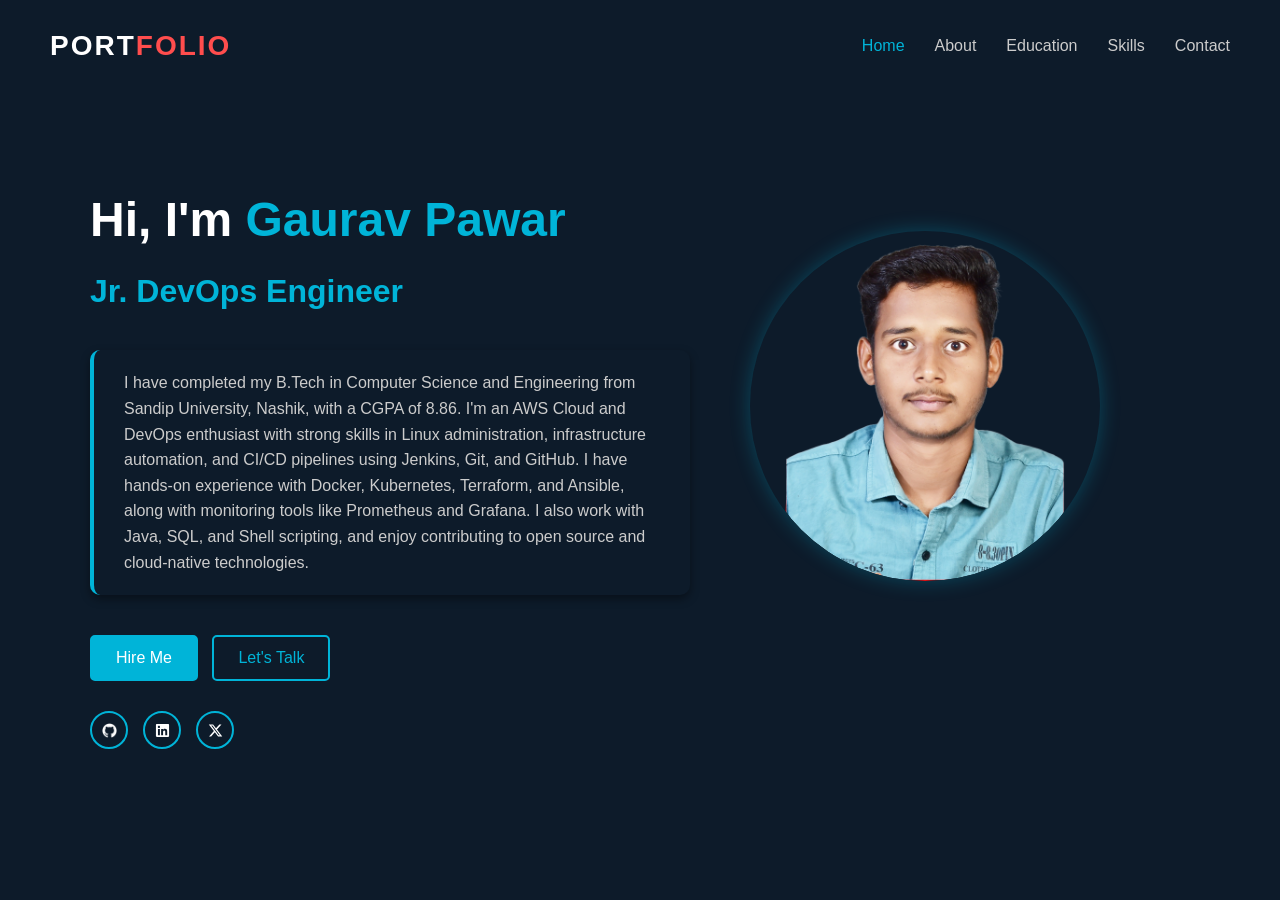
<file: index.html>
<!DOCTYPE html>
<html lang="en">

<head>
  <meta charset="UTF-8" />
  <meta name="viewport" content="width=device-width, initial-scale=1.0" />
  <title>Gaurav Pawar - Jr. DevOps Engineer</title>
  <link rel="icon" type="image/png" href="assests/Gatling.png">
  <!-- <link rel="stylesheet" href="https://cdnjs.cloudflare.com/ajax/libs/font-awesome/6.5.0/css/all.min.css"> -->
  <link rel="stylesheet" href="style.css" />
</head>

<body>
  <header>

    <div class="logo">
      <span class="white-text">PORT</span><span class="red-text">FOLIO</span>
    </div>

    <nav>
      <ul>
        <li><a href="index.html" class="active">Home</a></li>
        <li><a href="about.html">About</a></li>
        <li><a href="education.html">Education</a></li>
        <li><a href="skills.html">Skills</a></li>
        <li><a href="contact.html">Contact</a></li>
      </ul>
    </nav>
  </header>

  <main>
    <section class="hero">
      <div class="content">
        <h1>Hi, I'm <span>Gaurav Pawar</span></h1>
        <h2>Jr. DevOps Engineer</h2>

        <p class="summary">
          I have completed my B.Tech in Computer Science and Engineering from Sandip University, Nashik, with a CGPA of
          8.86. I'm an AWS Cloud and DevOps enthusiast with strong skills in Linux administration, infrastructure
          automation, and CI/CD pipelines using Jenkins, Git, and GitHub. I have hands-on experience with Docker,
          Kubernetes, Terraform, and Ansible, along with monitoring tools like Prometheus and Grafana. I also work with
          Java, SQL, and Shell scripting, and enjoy contributing to open source and cloud-native technologies.
        </p>


        <div class="buttons">
          <button class="btn-primary">Hire Me</button>
          <button class="btn-outline">Let's Talk</button>
        </div>
        <div class="social-icons">
          <a href="https://github.com/Gaurav9540"><img src="assests/GitHub.png" alt="Facebook"></a>
          <a href="https://www.linkedin.com/in/gauravpawar9540 "><img src="assests/linkedin-brands.svg"
              alt="LinkedIn"></a>
          <a href="#"><img src="assests/x-twitter-brands.svg" alt="Twitter"></a>
        </div>
      </div>

      <div class="image">
        <img src="assests/profile.png.png" alt="Gaurav Pawar" />
      </div>
      
    </section>
  </main>

  <script src="script.js"></script>
</body>

</html>
</file>
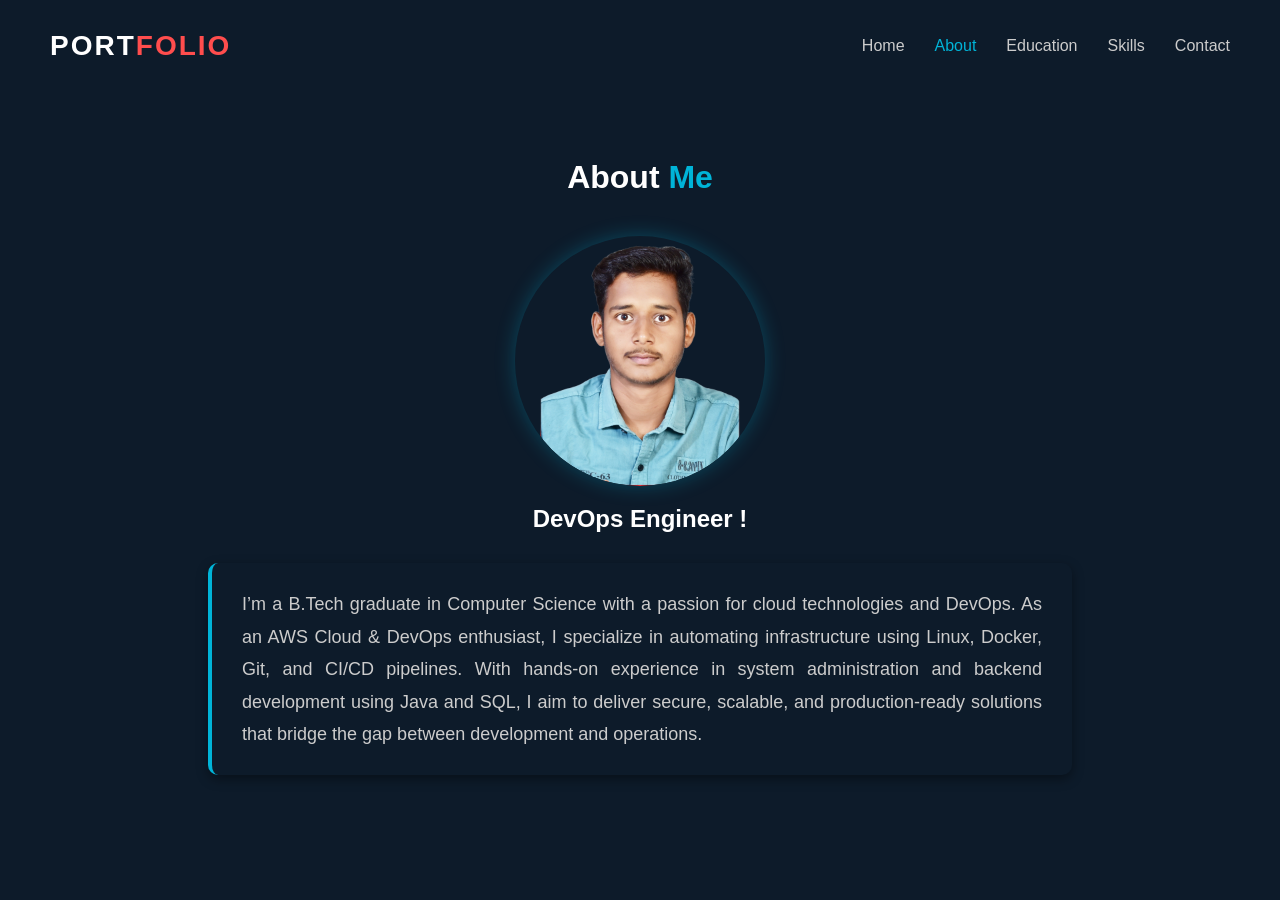
<file: about.html>
<!DOCTYPE html>
<html lang="en">

<head>
  <meta charset="UTF-8" />
  <meta name="viewport" content="width=device-width, initial-scale=1.0" />
  <title>About - Gaurav Pawar</title>
  <link rel="icon" type="image/png" href="assests/Gatling.png">
  <link rel="stylesheet" href="about.css" />
</head>

<body>
  <header>
    
    <div class="logo">
      <span class="white-text">PORT</span><span class="red-text">FOLIO</span>
    </div>

    <nav>
      <ul>
        <li><a href="index.html">Home</a></li>
        <li><a href="about.html" class="active">About</a></li>
        <li><a href="education.html">Education</a></li>
        <li><a href="skills.html">Skills</a></li>
        <li><a href="contact.html">Contact</a></li>
      </ul>
    </nav>
  </header>
  <main>
    <section class="hero">
      <div class="content">
        <h1><span class="about-word">About</span> <span class="me-word">Me</span></h1>

        <div class="image-container">
          <div class="image">
            <img src="assests/profile.png.png" alt="Profile" />
          </div>
        </div>

        <h2>DevOps Engineer !</h2>

        <p class="intro-summary">I’m a B.Tech graduate in Computer Science with a passion for cloud technologies and DevOps. As an AWS Cloud &
          DevOps enthusiast, I specialize in automating infrastructure using
          Linux, Docker, Git, and CI/CD pipelines. With hands-on experience in system administration and backend
          development using Java and SQL, I aim to deliver secure, scalable, and production-ready
          solutions that bridge the gap between development and operations.
        </p>

      </div>
    </section>
  </main>
  <script src="script.js"></script>
</body>

</html>
</file>
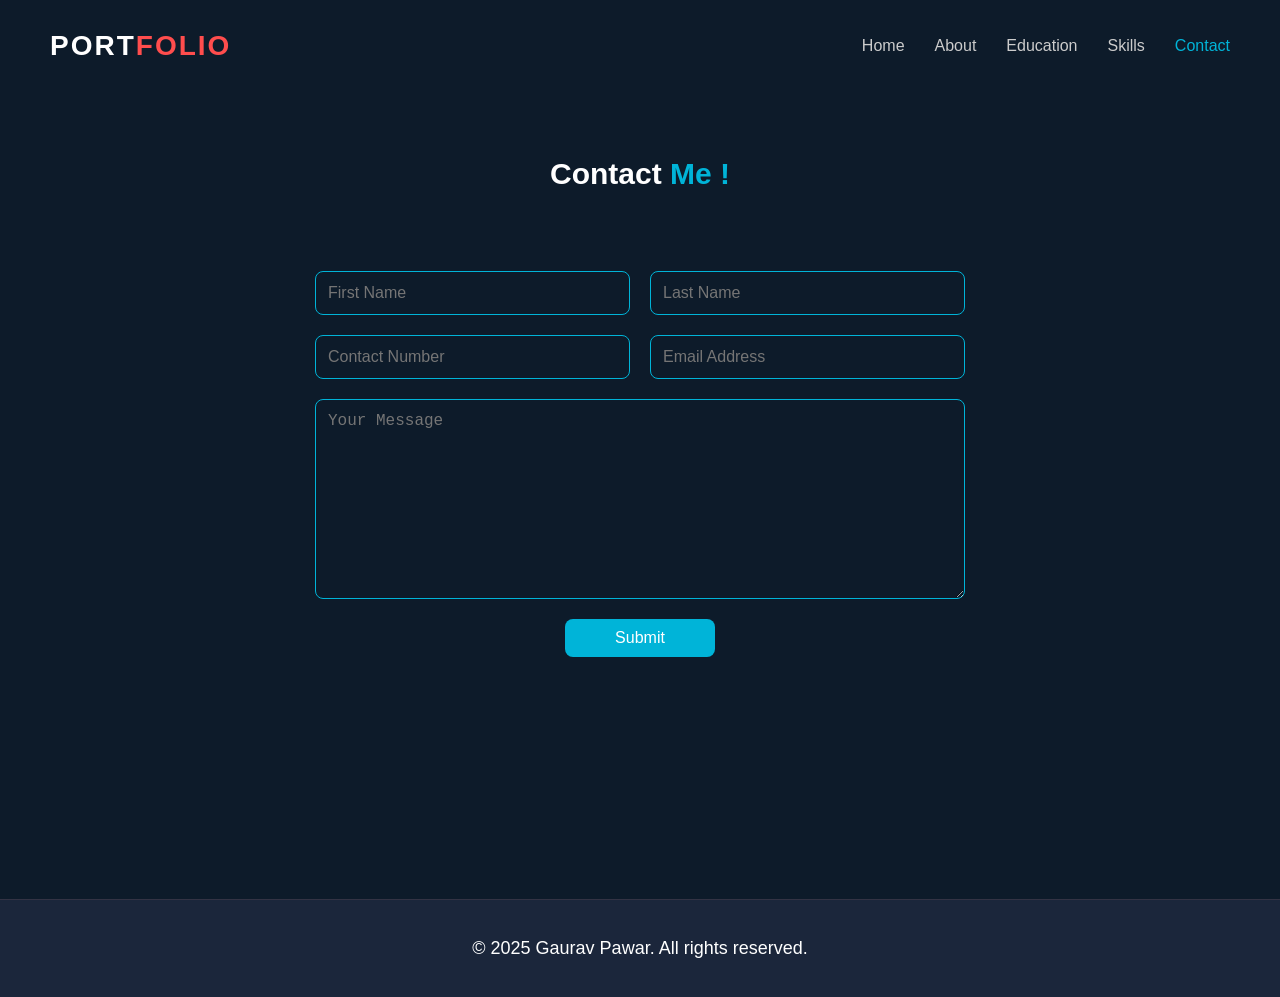
<file: contact.html>
<!DOCTYPE html>
<html lang="en">

<head>
  <meta charset="UTF-8" />
  <meta name="viewport" content="width=device-width, initial-scale=1.0" />
  <link rel="icon" type="image/png" href="assests/Gatling.png">
  <title>Contact - Gaurav Pawar</title>
  <link rel="stylesheet" href="contact.css" />
</head>

<body>
  <header>
   
    <div class="logo">
      <span class="white-text">PORT</span><span class="red-text">FOLIO</span>
    </div>

    <nav>
      <ul>
        <li><a href="index.html">Home</a></li>
        <li><a href="about.html">About</a></li>
        <li><a href="education.html">Education</a></li>
        <li><a href="skills.html">Skills</a></li>
        <li><a href="contact.html" class="active">Contact</a></li>
      </ul>
    </nav>
  </header>

  <main>
    <section class="hero">
      <div class="content">
        <h1><span class="my-word">Contact</span> <span class="journey-word">Me !</span></h1>
      </div>
    </section>

    <section class="contact-form-section">
      <form class="contact-form">
        <div class="form-row">
          <input type="text" placeholder="First Name" required>
          <input type="text" placeholder="Last Name" required>
        </div>
        <div class="form-row">
          <input type="tel" placeholder="Contact Number" required>
          <input type="email" placeholder="Email Address" required>
        </div>
        <div class="form-row full-width">
          <textarea placeholder="Your Message" required></textarea>
        </div>
        <div class="form-row full-width">
          <button type="submit">Submit</button>
        </div>
      </form>
    </section>

  </main>

  <script src="script.js"></script>

  <footer class="footer">
    <p>&copy; 2025 Gaurav Pawar. All rights reserved.</p>
  </footer>

</body>
</html>
</file>
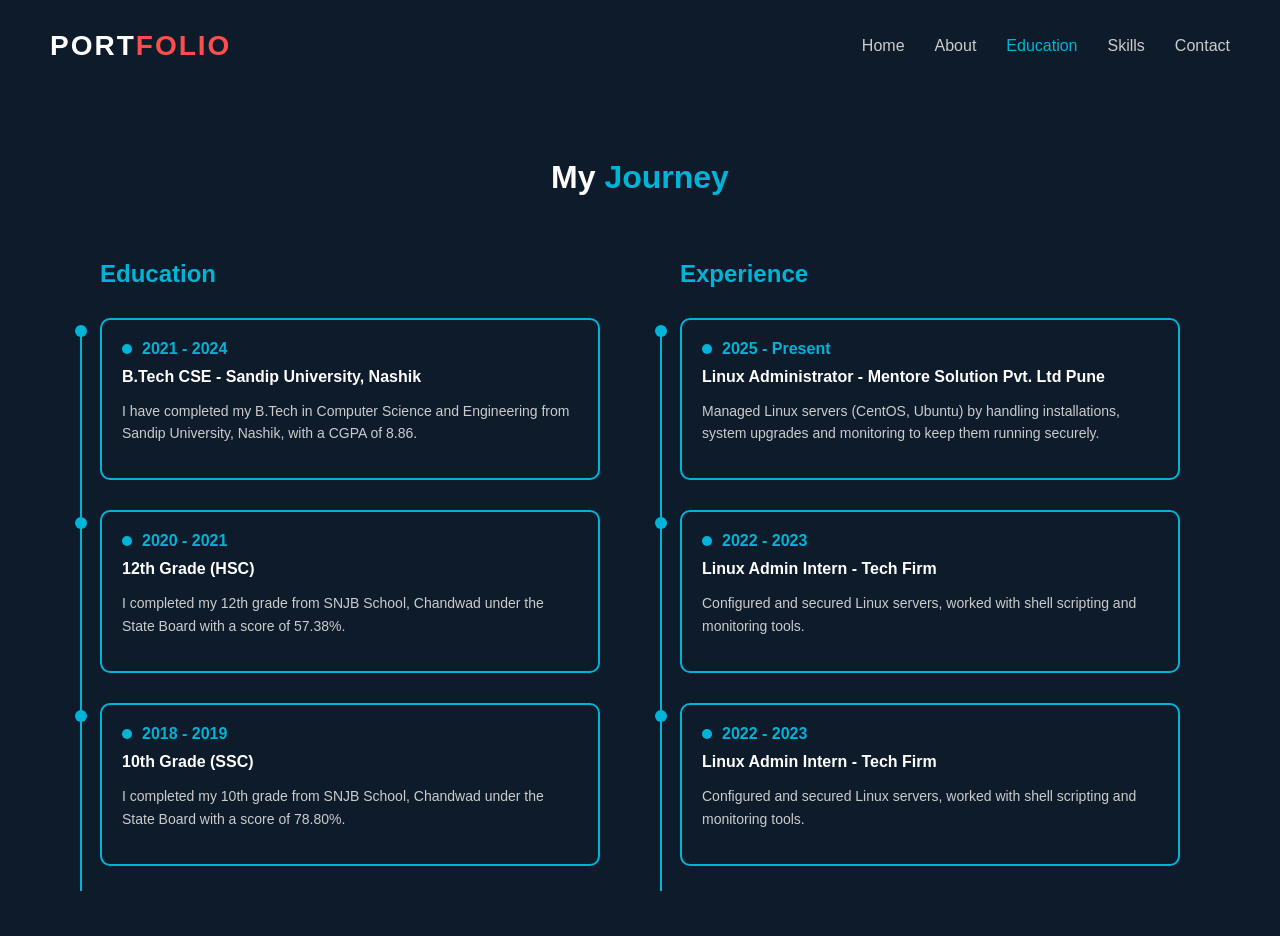
<file: education.html>
<!DOCTYPE html>
<html lang="en">

<head>
  <meta charset="UTF-8" />
  <meta name="viewport" content="width=device-width, initial-scale=1.0" />
  <title>My Journey - Gaurav Pawar</title>
  <link rel="icon" type="image/png" href="assests/Gatling.png">
  <link rel="stylesheet" href="education.css" />
</head>

<body>

  <header>

    <div class="logo">
      <span class="white-text">PORT</span><span class="red-text">FOLIO</span>
    </div>

    <nav>
      <ul>
        <li><a href="index.html">Home</a></li>
        <li><a href="about.html">About</a></li>
        <li><a href="education.html" class="active">Education</a></li>
        <li><a href="skills.html">Skills</a></li>
        <li><a href="contact.html">Contact</a></li>
      </ul>
    </nav>
  </header>

  <main>
    <section class="hero">
      <h1><span class="my-word">My</span> <span class="journey-word">Journey</span></h1>
      <div class="journey-container">

        <!-- Education Column -->
        <div class="journey-column">
          <div class="timeline-line"></div>
          <h3>Education</h3>

          <div class="journey-box">
            <div class="year-row">
              <div class="inner-dot"></div>
              <span class="year">2021 - 2024</span>
            </div>
            <h4><strong>B.Tech CSE</strong> - Sandip University, Nashik</h4>
            <p>I have completed my B.Tech in Computer Science and Engineering from Sandip University, Nashik, with a
              CGPA of 8.86.</p>
          </div>

          <div class="journey-box">
            <div class="year-row">
              <div class="inner-dot"></div>
              <span class="year">2020 - 2021</span>
            </div>
            <h4><strong>12th Grade (HSC)</strong></h4>
            <p>I completed my 12th grade from SNJB School, Chandwad under the State Board with a score of 57.38%.</p>
          </div>

          <div class="journey-box">
            <div class="year-row">
              <div class="inner-dot"></div>
              <span class="year">2018 - 2019</span>
            </div>
            <h4><strong>10th Grade (SSC)</strong></h4>
            <p>I completed my 10th grade from SNJB School, Chandwad under the State Board with a score of 78.80%.</p>
          </div>

        </div>

        <!-- Experience Column -->
        <div class="journey-column">
          <div class="timeline-line"></div>
          <h3>Experience</h3>

          <div class="journey-box">
            <div class="year-row">
              <div class="inner-dot"></div>
              <span class="year">2025 - Present</span>
            </div>
            <h4><strong>Linux Administrator</strong> - Mentore Solution Pvt. Ltd Pune</h4>
            <p>Managed Linux servers (CentOS, Ubuntu) by handling installations, system upgrades and monitoring to keep them running securely.
            </p>
          </div>

          <div class="journey-box">
            <div class="year-row">
              <div class="inner-dot"></div>
              <span class="year">2022 - 2023</span>
            </div>
            <h4><strong>Linux Admin Intern</strong> - Tech Firm</h4>
            <p>Configured and secured Linux servers, worked with shell scripting and monitoring tools.</p>
          </div>

          <div class="journey-box">
            <div class="year-row">
              <div class="inner-dot"></div>
              <span class="year">2022 - 2023</span>
            </div>
            <h4><strong>Linux Admin Intern</strong> - Tech Firm</h4>
            <p>Configured and secured Linux servers, worked with shell scripting and monitoring tools.</p>
          </div>

        </div>

      </div>
    </section>
  </main>

</body>

</html>
</file>
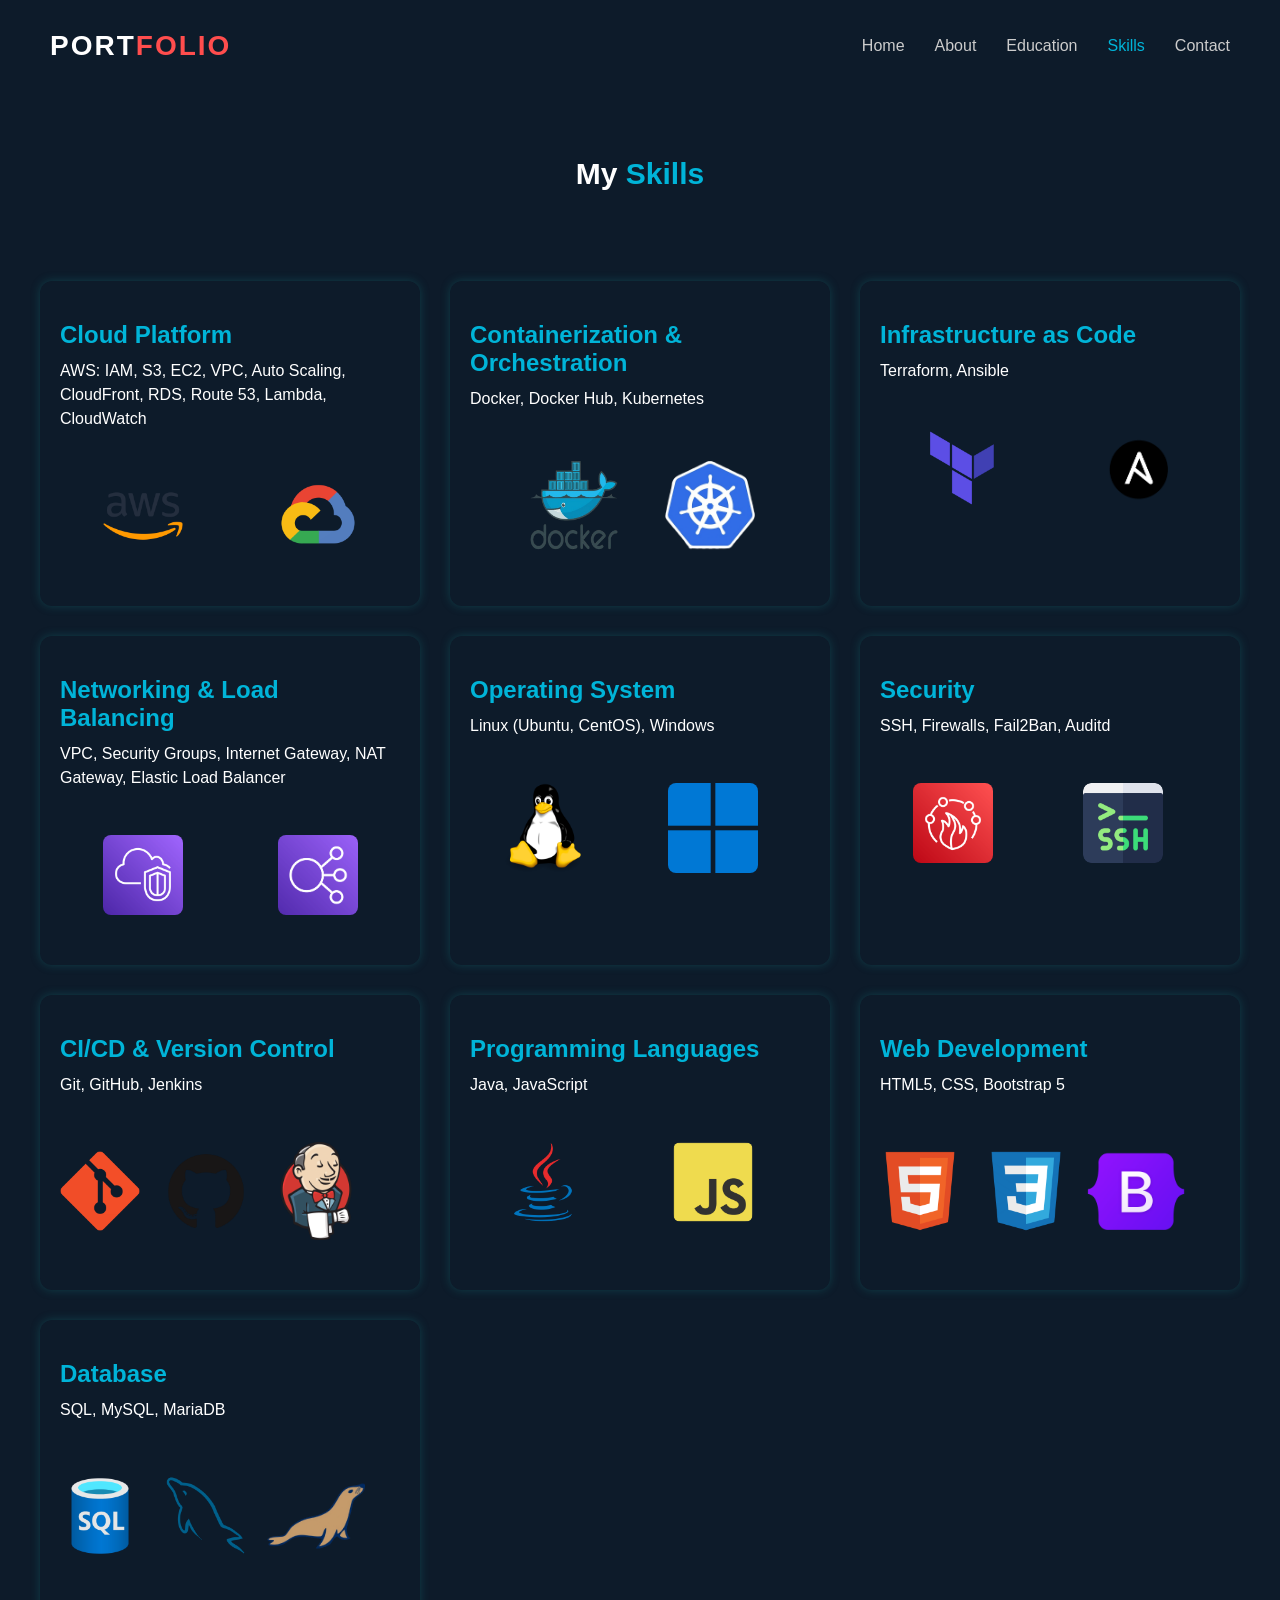
<file: skills.html>
<!DOCTYPE html>
<html lang="en">

<head>
  <meta charset="UTF-8" />
  <meta name="viewport" content="width=device-width, initial-scale=1.0" />
  <title>Skills - Gaurav Pawar</title>
  <link rel="icon" type="image/png" href="assests/Gatling.png">
  <link rel="stylesheet" href="skills.css" />
</head>

<body>
  <header>
    
    <div class="logo">
      <span class="white-text">PORT</span><span class="red-text">FOLIO</span>
    </div>

    <nav>
      <ul>
        <li><a href="index.html">Home</a></li>
        <li><a href="about.html">About</a></li>
        <li><a href="education.html">Education</a></li>
        <li><a href="skills.html" class="active">Skills</a></li>
        <li><a href="contact.html">Contact</a></li>
      </ul>
    </nav>
  </header>

  <main>
    <section class="hero">
      <div class="content">
        <h1><span class="my-word">My</span> <span class="journey-word">Skills</span></h1>
      </div>
    </section>

    <section class="skills-section">
      <div class="skills-container">

        <div class="skill-group">
          <h2>Cloud Platform</h2>
          <p>AWS: IAM, S3, EC2, VPC, Auto Scaling, CloudFront, RDS, Route 53, Lambda, CloudWatch</p>
          <div class="logo-row4">
            <img src="assests/aws.png" alt="AWS Logo" class="skill-img4">
            <img src="assests/Google Cloud.png" alt="Google Cloud Logo" class="skill-img4">
          </div>
        </div>

        <div class="skill-group">
          <h2>Containerization & Orchestration</h2>
          <p>Docker, Docker Hub, Kubernetes</p>
          <div class="logo-row">
            <img src="assests/docker.png" alt="Docker Logo" class="skill-img2">
            <img src="assests/kubernetes.png" alt="Kubernetes Logo" class="skill-img2">
          </div>
        </div>

        <div class="skill-group">
          <h2>Infrastructure as Code</h2>
          <p>Terraform, Ansible</p>
          <div class="logo-row2">
            <img src="assests/Terraform.png" alt="Terraform Logo" class="skill-img3">
            <img src="assests/ansible.png" alt="Ansible Logo" class="skill-img3">
          </div>
        </div>

        <div class="skill-group">
          <h2>Networking & Load Balancing</h2>
          <p>VPC, Security Groups, Internet Gateway, NAT Gateway, Elastic Load Balancer</p>
          <div class="logo-row4">
            <img src="assests/vpc.png" alt="Vpc Logo" class="skill-img4">
            <img src="assests/Elastic Load Balancing.png" alt="Load Balancer Logo" class="skill-img4">
          </div>
        </div>

        <div class="skill-group">
          <h2>Operating System</h2>
          <p>Linux (Ubuntu, CentOS), Windows</p>
          <div class="logo-row5">
            <img src="assests/Linux.png" alt="Linux Logo" class="skill-img5">
            <img src="assests/Windows 11.png" alt="Windows Logo" class="skill-img5">
          </div>
        </div>

        <div class="skill-group">
          <h2>Security</h2>
          <p>SSH, Firewalls, Fail2Ban, Auditd</p>
          <div class="logo-row6">
            <img src="assests/Firewall.png" alt="Firewall Logo" class="skill-img6">
            <img src="assests/ssh.png" alt="SSH Logo" class="skill-img6">
          </div>
        </div>

        <div class="skill-group">
          <h2>CI/CD & Version Control</h2>
          <p>Git, GitHub, Jenkins</p>
          <div class="logo-row6">
            <img src="assests/Git.png" alt="Git Logo" class="skill-img6">
            <img src="assests/GitHub.png" alt="Github Logo" class="skill-img6">
            <img src="assests/Jenkins.png" alt="Jenkins Logo" class="skill-img6">
          </div>
        </div>

        <div class="skill-group">
          <h2>Programming Languages</h2>
          <p>Java, JavaScript</p>
          <div class="logo-row6">
            <img src="assests/Java.png" alt="Java Logo" class="skill-img6">
            <img src="assests/JavaScript.png" alt="JavaScript Logo" class="skill-img6">
          </div>
        </div>

        <div class="skill-group">
          <h2>Web Development</h2>
          <p>HTML5, CSS, Bootstrap 5</p>
          <div class="logo-row6">
            <img src="assests/HTML5.png" alt="HTML Logo" class="skill-img6">
            <img src="assests/CSS3.png" alt="CSS Logo" class="skill-img6">
            <img src="assests/Bootstrap.png" alt="Bootstrap Logo" class="skill-img6">
          </div>
        </div>

        <div class="skill-group">
          <h2>Database</h2>
          <p>SQL, MySQL, MariaDB</p>
          <div class="logo-row6">
            <img src="assests/sql.png" alt="SQL Logo" class="skill-img6">
            <img src="assests/mysql.png" alt="MySQL Logo" class="skill-img6">
            <img src="assests/mariadb.png" alt="MariaDB Logo" class="skill-img6">
          </div>
        </div>


      </div>
    </section>
  </main>

  <script src="script.js"></script>
</body>

</html>
</file>
<file: style.css>
/* Base Styles */
body {
  margin: 0;
  padding: 0;
  font-family: 'Segoe UI', Tahoma, Geneva, Verdana, sans-serif;
  background-color: #0d1b2a;
  color: #fff;
}

/* Header */
header {
  display: flex;
  justify-content: space-between;
  align-items: center;
  padding: 30px 50px;
  background-color: #0d1b2a;
  position: sticky;
  top: 0;
  z-index: 1000;
}

.logo {
  font-size: 28px;
  font-weight: bold;
  color: #fff;
  margin-left: 0px;
  text-align: left;
  letter-spacing: 2px;
}

.white-text {
  color: #ffffff;
}

.red-text {
  color: #ff4d4d;
}

nav ul {
  list-style: none;
  display: flex;
  gap: 30px;
  padding-left: 0;
  margin: 0;
}

nav ul li a {
  text-decoration: none;
  color: #ccc;
  font-weight: 500;
  transition: color 0.3s ease;
}

nav ul li a.active,
nav ul li a:hover {
  color: #00b4d8;
}

/* Hero Section */
.hero {
  display: flex;
  justify-content: space-between;
  align-items: center;
  padding: 60px 90px;
}

.content {
  max-width: 600px;
}

.content h1 {
  font-size: 48px;
  margin-bottom: 10px;
}

.content h1 span {
  color: #00b4d8;
}

.content h2 {
  font-size: 32px;
  color: #00b4d8;
  margin-bottom: 20px;
}

.content p {
  font-size: 16px;
  color: #ccc;
  line-height: 1.6;
}

/* Summary Section */
.summary {
  max-width: 900px;
  margin: 40px auto;
  padding: 20px 30px;
  color: #ffffff;
  font-size: 16px;
  line-height: 1.8;
  border-left: 4px solid #00b4d8;
  border-radius: 10px;
  box-shadow: 0 4px 10px rgba(0, 0, 0, 0.4);
}

/* Buttons */
.buttons {
  margin-top: 20px;
}

.btn-primary,
.btn-outline {
  padding: 12px 24px;
  border: 2px solid #00b4d8;
  cursor: pointer;
  font-size: 16px;
  border-radius: 5px;
  margin-right: 10px;
  transition: all 0.5s ease;
}

.btn-primary {
  background-color: #00b4d8;
  color: #fff;
}

.btn-primary:hover {
  background-color: transparent;
  color: #00b4d8;
}

.btn-outline {
  background-color: transparent;
  color: #00b4d8;
}

.btn-outline:hover {
  background-color: #00b4d8;
  color: #fff;
}

/* Social Icons */
.social-icons {
  margin-top: 30px;
  display: flex;
  gap: 15px;
}

.social-icons a {
  display: flex;
  align-items: center;
  justify-content: center;
  width: 34px;
  height: 34px;
  background-color: transparent;
  border: 2px solid #00b4d8;
  border-radius: 50%;
  transition: border-color 0.3s ease, transform 0.3s ease, background-color 0.3s ease;
}

.social-icons a:hover {
  border-color: #90e0ef;
  transform: scale(1.1);
  background-color: rgba(0, 180, 216, 0.1);
}

.social-icons a img {
  width: 15px;
  height: 15px;
  filter: brightness(0) invert(1);
  transition: transform 0.3s ease;
}

/* Image Container */
.image {
  width: 350px;
  height: 350px;
  border-radius: 50%;
  overflow: hidden;
  box-shadow: 0 0 20px rgba(0, 180, 216, 0.3);
  background-color: #0d1b2a;
  transition: transform 0.4s ease, box-shadow 0.4s ease;
  display: flex;
  align-items: center;
  justify-content: center;
  margin-right: 90px;
  margin-top: -90px;
}

.image:hover {
  transform: scale(1.05);
  box-shadow: 0 0 30px rgba(0, 180, 216, 0.6);
}

.image img {
  width: 100%;
  height: 100%;
  object-fit: contain;
  border-radius: 50%;
  display: block;
  filter: brightness(1);
}

/* ----------------- Responsive Design ----------------- */

@media (max-width: 1024px) {
  .hero {
    flex-direction: column;
    align-items: center;
    padding: 40px 30px;
  }

  .image {
    margin: 0 auto 30px auto;
    width: 280px;
    height: 280px;
    order: -1;
  }

  .content {
    text-align: center;
    max-width: 100%;
  }

  .content h1 {
    font-size: 40px;
  }

  .content h2 {
    font-size: 28px;
  }

  .content p {
    font-size: 15px;
  }

  .buttons {
    justify-content: center;
    flex-wrap: wrap;
  }

  nav ul {
    gap: 20px;
  }

  nav ul li a {
    font-size: 15px;
  }
}

@media (max-width: 768px) {
  header {
    flex-direction: column;
    align-items: flex-start;
    padding: 20px 30px;
  }

  .logo {
    margin-bottom: 15px;
    font-size: 24px;
  }

  nav ul {
    flex-wrap: wrap;
    gap: 15px;
    justify-content: center;
  }

  .hero {
    flex-direction: column;
    padding: 30px 20px;
  }

  .image {
    width: 220px;
    height: 220px;
    order: -1;
    margin-bottom: 20px;
  }

  .content h1 {
    font-size: 34px;
  }

  .content h2 {
    font-size: 24px;
  }

  .content p {
    font-size: 14px;
  }

  .summary {
    padding: 15px 20px;
    font-size: 15px;
  }

  .btn-primary,
  .btn-outline {
    padding: 10px 20px;
    font-size: 15px;
    margin: 5px;
  }

  .social-icons {
    justify-content: center;
  }
}

@media (max-width: 480px) {
  header {
    padding: 30px;
    flex-direction: column;
    align-items: flex-start;
  }

  .logo {
    font-size: 22px;
    width: 100%;
    margin-bottom: 10px;
    text-align: left;
  }

  nav {
    width: 100%;
  }

  nav ul {
    display: flex;
    flex-direction: row;
    flex-wrap: wrap;
    justify-content: flex-start;
    gap: 15px;
    padding-left: 0;
    margin: 0;
  }

  nav ul li {
    text-align: left;
  }

  nav ul li a {
    font-size: 14px;
  }

  .hero {
    flex-direction: column;
  }

  .image {
    width: 180px;
    height: 180px;
    order: -1;
    margin-bottom: 20px;
  }

  .content h1 {
    font-size: 28px;
  }

  .content h2 {
    font-size: 20px;
  }

  .content p {
    font-size: 14px;
    text-align: center;
  }

  .summary {
    margin: 30px 15px;
    padding: 20px;
    font-size: 14px;
    text-align: justify;
    line-height: 1.7;
    border-left: 4px solid #00b4d8;
    border-radius: 10px;
    box-shadow: 0 3px 8px rgba(0, 0, 0, 0.3);
  }

  .btn-primary,
  .btn-outline {
    font-size: 14px;
    padding: 8px 16px;
  }

  .social-icons {
    gap: 10px;
    justify-content: center;
    flex-wrap: wrap;
  }

  .social-icons a {
    width: 30px;
    height: 30px;
  }

  .social-icons a img {
    width: 14px;
    height: 14px;
  }
}
</file>
<file: about.css>
/* About.css */

/* General reset and background */
body {
  margin: 0;
  padding: 0;
  font-family: 'Segoe UI', Tahoma, Geneva, Verdana, sans-serif;
  background-color: #0d1b2a;
  color: #fff;
}

/* Header section */
header {
  display: flex;
  justify-content: space-between;
  align-items: center;
  padding: 30px 50px;
  background-color: #0d1b2a;
  position: sticky;
  top: 0;
  z-index: 1000;
}

.logo {
  font-size: 28px;
  font-weight: bold;
  color: #fff;
  margin-left: 0px;
  text-align: left;
  letter-spacing: 2px;
}

.white-text {
  color: #ffffff;
}

.red-text {
  color: #ff4d4d;
}

nav ul {
  list-style: none;
  display: flex;
  gap: 30px;
  padding-left: 0;
  margin: 0;
}

nav ul li a {
  text-decoration: none;
  color: #ccc;
  font-weight: 500;
  transition: color 0.3s ease;
}

nav ul li a.active,
nav ul li a:hover {
  color: #00b4d8;
}

/* Hero section */
.hero {
  padding: 40px 50px;
  display: flex;
  flex-direction: column;
  align-items: center;
  text-align: center;
  background-color: #0d1b2a;
}

/* Heading */
.hero h1 {
  font-size: 32px;
  margin-bottom: 20px;
}

/* Highlighted words */
.about-word {
  color: #fff;
  font-weight: bold;
}

.me-word {
  color: #00b4d8;
  font-weight: bold;
}

/* About paragraph */
.hero p {
  max-width: 800px;
  margin: 30px auto 0;
  font-size: 18px;
  color: #ccc;
  line-height: 1.8;
  text-align: justify;
}

/* Image container */
.image-container {
  display: flex;
  justify-content: center;
  align-items: flex-start;
  padding-top: 20px;
  background-color: #0d1b2a;
}

/* Image styling */
.image {
  width: 250px;
  height: 250px;
  border-radius: 50%;
  overflow: hidden;
  box-shadow: 0 0 20px rgba(0, 180, 216, 0.3);
  background-color: #0d1b2a;
  transition: transform 0.4s ease, box-shadow 0.4s ease;
  display: flex;
  align-items: center;
  justify-content: center;
}

.image:hover {
  transform: scale(1.05);
  box-shadow: 0 0 30px rgba(0, 180, 216, 0.6);
}

.image img {
  width: 100%;
  height: 100%;
  object-fit: contain;
  border-radius: 50%;
}

/* Intro summary box */
.intro-summary {
  max-width: 900px;
  margin: 40px auto;
  padding: 25px 30px;
  color: #ffffff;
  font-size: 16px;
  line-height: 1.8;
  border-left: 4px solid #00b4d8;
  border-radius: 10px;
  box-shadow: 0 4px 12px rgba(0, 0, 0, 0.4);
  text-align: justify;
}

/* ---------- Responsive Design ---------- */

@media (max-width: 1024px) {
  header {
    padding: 25px 30px;
  }

  .logo {
    font-size: 24px;
  }

  nav ul {
    gap: 20px;
  }

  .hero {
    padding: 30px 30px;
  }

  .hero h1 {
    font-size: 28px;
  }

  .hero p {
    font-size: 16px;
  }

  .intro-summary {
    font-size: 15px;
    padding: 20px 25px;
  }

  .image {
    width: 220px;
    height: 220px;
  }
}

@media (max-width: 768px) {
  header {
    flex-direction: column;
    align-items: flex-start;
    padding: 20px 25px;
  }

  .logo {
    margin-bottom: 15px;
    font-size: 22px;
  }

  nav ul {
    flex-wrap: wrap;
    gap: 15px;
    justify-content: center;
  }

  .hero {
    padding: 20px 20px;
  }

  .hero h1 {
    font-size: 26px;
  }

  .hero p {
    font-size: 15px;
  }

  .intro-summary {
    padding: 18px 20px;
    font-size: 14.5px;
  }

  .image-container {
    order: -1;
    margin-bottom: 20px;
  }

  .image {
    width: 200px;
    height: 200px;
  }
}

@media (max-width: 480px) {
  header {
    padding: 30px;
    flex-direction: column;
    align-items: flex-start;
  }

  .logo {
    font-size: 22px;
    width: 100%;
    margin-bottom: 10px;
    text-align: left;
  }

  nav {
    width: 100%;
  }

  nav ul {
    display: flex;
    flex-direction: row;
    flex-wrap: wrap;
    justify-content: flex-start;
    gap: 15px;
    padding-left: 0;
    margin: 0;
  }

  nav ul li {
    text-align: left;
  }

  nav ul li a {
    font-size: 14px;
  }

  .hero {
    flex-direction: column;
  }

  .hero h1 {
    font-size: 24px;
  }

  .hero p {
    font-size: 14px;
    padding: 0 10px;
  }

  .intro-summary {
  width: 90%;
  max-width: 90%;
  margin: 25px auto;
  padding: 18px 16px;
  font-size: 14px;
  border-left: 4px solid #00b4d8;
  border-radius: 8px;
  line-height: 1.7;
  text-align: justify;
  box-shadow: 0 3px 8px rgba(0, 0, 0, 0.3);
}

  .image-container {
    order: -1;
    margin-bottom: 15px;
  }

  .image {
    width: 160px;
    height: 160px;
  }
}
</file>
<file: contact.css>
/* body {
  margin: 0;
  padding: 0;
  font-family: 'Segoe UI', Tahoma, Geneva, Verdana, sans-serif;
  background-color: #0d1b2a;
  color: #fff;
}

header {
  display: flex;
  justify-content: space-between;
  align-items: center;
  padding: 30px 50px;
  background-color: #0d1b2a;
  position: sticky;
  top: 0;
  z-index: 1000;
}

.logo {
  font-size: 28px;
  font-weight: bold;
  color: #fff;
  margin-left: 0px;
  text-align: left;
  letter-spacing: 2px;
}

.white-text {
  color: #ffffff;
}

.red-text {
  color: #ff4d4d;
}

nav ul {
  list-style: none;
  display: flex;
  gap: 30px;
  padding-left: 0;
  margin: 0;
}

nav ul li a {
  text-decoration: none;
  color: #ccc;
  font-weight: 500;
  transition: color 0.3s ease;
}

nav ul li a.active,
nav ul li a:hover {
  color: #00b4d8;
}

.hero {
  padding: 40px 20px;
  text-align: center;
}

.hero h1 {
  font-size: 30px;
  margin-bottom: 40px;
}

.my-word {
  color: #fff;
  font-weight: bold;
}

.journey-word {
  color: #00b4d8;
  font-weight: bold;
}

.contact-form-section {
  max-width: 650px;
  margin: 0 auto;
  padding: 0px 20px 40px;
}

.contact-form {
  display: flex;
  flex-direction: column;
  gap: 20px;
}

.form-row {
  display: flex;
  gap: 20px;
}

.form-row input,
.form-row textarea {
  flex: 1;
  padding: 12px;
  border-radius: 8px;
  border: 1.5px solid #00b4d8;
  background-color: #0d1b2a;
  color: white;
  font-size: 16px;
}

.form-row textarea {
  resize: vertical;
  height: 10px;
}

button[type="submit"] {
  background-color: #00b4d8;
  color: white;
  padding: 10px 20px;
  font-size: 16px;
  border: none;
  border-radius: 8px;
  cursor: pointer;
  transition: background-color 0.3s ease;
  width: 150px;
  margin: 0 auto;
  display: block;
}

button[type="submit"]:hover {
  background-color: #0077a6;
}

.full-width {
  flex-direction: column;
  height: 200px;
}

.footer {
  text-align: center;
  padding: 20px;
  background-color: #1b263b;
  color: #ffffff;
  font-size: 18px;
  margin-top: 40px;
  border-top: 1px solid #334;
}

@media (max-width: 600px) {
  .form-row {
    flex-direction: column;
  }
}

@media (max-width: 480px) {
  header {
    padding: 20px;
    flex-direction: column;
    align-items: center;
  }

  .logo {
    font-size: 20px;
    width: 100%;
    text-align: center;
    margin-bottom: 10px;
  }

  nav ul {
    flex-direction: row;
    flex-wrap: wrap;
    gap: 20px;
    justify-content: center;
    padding-left: 0;
    margin: 0;
  }

  nav ul li {
    text-align: center;
  }

  .hero h1 {
    font-size: 22px;
  }

  .contact-form-section {
    padding: 0 10px 40px;
  }

  button[type="submit"] {
    font-size: 15px;
    padding: 10px;
    width: 100%;
  }
} */



/* Contact.css */

/* Base styles */
body {
  margin: 0;
  padding: 0;
  font-family: 'Segoe UI', Tahoma, Geneva, Verdana, sans-serif;
  background-color: #0d1b2a;
  color: #fff;
}

/* Header */
header {
  display: flex;
  justify-content: space-between;
  align-items: center;
  padding: 30px 50px;
  background-color: #0d1b2a;
  position: sticky;
  top: 0;
  z-index: 1000;
}

.logo {
  font-size: 28px;
  font-weight: bold;
  color: #fff;
  margin-left: 0px;
  text-align: left;
  letter-spacing: 2px;
}

.white-text {
  color: #ffffff;
}

.red-text {
  color: #ff4d4d;
}

nav ul {
  list-style: none;
  display: flex;
  gap: 30px;
  padding-left: 0;
  margin: 0;
}

nav ul li a {
  text-decoration: none;
  color: #ccc;
  font-weight: 500;
  transition: color 0.3s ease;
}

nav ul li a.active,
nav ul li a:hover {
  color: #00b4d8;
}

/* Hero Section */
.hero {
  padding: 40px 20px;
  text-align: center;
}

.hero h1 {
  font-size: 30px;
  margin-bottom: 40px;
}

.my-word {
  color: #fff;
  font-weight: bold;
}

.journey-word {
  color: #00b4d8;
  font-weight: bold;
}

/* Contact Form Styling */
.contact-form-section {
  max-width: 650px;
  margin: 0 auto;
  padding: 0px 20px 40px;
}

.contact-form {
  display: flex;
  flex-direction: column;
  gap: 20px;
}

.form-row {
  display: flex;
  gap: 20px;
}

.form-row input,
.form-row textarea {
  flex: 1;
  padding: 12px;
  border-radius: 8px;
  border: 1.5px solid #00b4d8;
  background-color: #0d1b2a;
  color: white;
  font-size: 16px;
}

.form-row textarea {
  resize: vertical;
  height: 10px;
}

button[type="submit"] {
  background-color: #00b4d8;
  color: white;
  padding: 10px 20px;
  font-size: 16px;
  border: none;
  border-radius: 8px;
  cursor: pointer;
  transition: background-color 0.3s ease;
  width: 150px;
  margin: 0 auto;
  display: block;
}

button[type="submit"]:hover {
  background-color: #0077a6;
}

.full-width {
  flex-direction: column;
  height: 200px;
}

.footer {
  text-align: center;
  padding: 20px;
  background-color: #1b263b;
  color: #ffffff;
  font-size: 18px;
  margin-top: 40px;
  border-top: 1px solid #334;
}

/* Responsive */
@media (max-width: 600px) {
  .form-row {
    flex-direction: column;
  }
}

@media (max-width: 480px) {
  header {
    padding: 30px;
    flex-direction: column;
    align-items: flex-start;
  }

  .logo {
    font-size: 22px;
    width: 100%;
    margin-bottom: 10px;
    text-align: left;
  }

  nav {
    width: 100%;
  }

  nav ul {
    display: flex;
    flex-direction: row;
    flex-wrap: wrap;
    justify-content: flex-start;
    gap: 15px;
    padding-left: 0;
    margin: 0;
  }

  nav ul li {
    text-align: left;
  }

  nav ul li a {
    font-size: 14px;
  }

  .hero h1 {
    font-size: 22px;
  }

  .contact-form-section {
    padding: 0 10px 40px;
    width: 90%;
  }

  button[type="submit"] {
    font-size: 15px;
    padding: 10px;
    width: 70%;
  }
}
</file>
<file: education.css>
/* Educational.css */

/* Base styles */
body {
  margin: 0;
  padding: 0;
  font-family: 'Segoe UI', Tahoma, Geneva, Verdana, sans-serif;
  background-color: #0d1b2a;
  color: #fff;
}

/* Header */
header {
  display: flex;
  justify-content: space-between;
  align-items: center;
  padding: 30px 50px;
  background-color: #0d1b2a;
  position: sticky;
  top: 0;
  z-index: 1000;
}

.logo {
  font-size: 28px;
  font-weight: bold;
  color: #fff;
  margin-left: 0px;
  text-align: left;
  letter-spacing: 2px;
}

.white-text {
  color: #ffffff;
}

.red-text {
  color: #ff4d4d;
}

nav ul {
  list-style: none;
  display: flex;
  gap: 30px;
  padding-left: 0;
  margin: 0;
}

nav ul li a {
  text-decoration: none;
  color: #ccc;
  font-weight: 500;
  transition: color 0.3s ease;
}

nav ul li a.active,
nav ul li a:hover {
  color: #00b4d8;
}

/* Hero Section */
.hero {
  padding: 40px 20px;
  text-align: center;
}

.hero h1 {
  font-size: 32px;
  margin-bottom: 40px;
}

.my-word {
  color: #fff;
  font-weight: bold;
}

.journey-word {
  color: #00b4d8;
  font-weight: bold;
}

/* Journey Layout */
.journey-container {
  display: flex;
  justify-content: center;
  gap: 80px;
  flex-wrap: wrap;
  padding: 0 20px;
}

.journey-column {
  flex: 1;
  min-width: 300px;
  max-width: 500px;
  position: relative;
}

.journey-column h3 {
  font-size: 24px;
  margin-bottom: 30px;
  color: #00b4d8;
  text-align: left;
}

/* Journey Box */
.journey-box {
  background-color: transparent;
  border: 2px solid #00b4d8;
  border-radius: 10px;
  padding: 20px;
  margin-bottom: 30px;
  position: relative;
  text-align: left;
  color: #ccc;
}

/* Vertical Line */
.timeline-line {
  position: absolute;
  top: 95px;
  bottom: 40px;
  left: -20px;
  width: 2px;
  height: calc(100% - 100px);
  background-color: #00b4d8;
  z-index: 0;
}

/* Timeline Dot (outside left) */
.journey-box::before {
  content: '';
  position: absolute;
  left: -27px;
  top: 5px;
  width: 12px;
  height: 12px;
  background-color: #00b4d8;
  border-radius: 50%;
}

/* Inner dot next to year */
.year-row {
  display: flex;
  align-items: center;
  gap: 10px;
  margin-bottom: 10px;
}

.inner-dot {
  width: 10px;
  height: 10px;
  background-color: #00b4d8;
  border-radius: 50%;
}

.year {
  font-weight: bold;
  color: #00b4d8;
}

h4 {
  margin: 5px 0;
  color: #fff;
}

p {
  font-size: 14px;
  line-height: 1.6;
}

/* ----------------- Responsive Design ----------------- */

@media (max-width: 1024px) {
  header {
    padding: 25px 30px;
  }

  .logo {
    font-size: 24px;
  }

  nav ul {
    gap: 20px;
  }

  .hero h1 {
    font-size: 28px;
  }

  .journey-container {
    gap: 40px;
    padding: 0 15px;
  }

  .journey-column h3 {
    font-size: 22px;
  }
}

@media (max-width: 768px) {
  header {
    flex-direction: column;
    align-items: flex-start;
    padding: 20px 25px;
  }

  .logo {
    font-size: 22px;
    margin-bottom: 15px;
  }

  nav ul {
    flex-wrap: wrap;
    gap: 15px;
    justify-content: center;
  }

  .hero {
    padding: 25px 15px;
  }

  .hero h1 {
    font-size: 24px;
  }

  .journey-container {
    flex-direction: column;
    align-items: center;
    gap: 30px;
  }

  .journey-column {
    max-width: 100%;
  }

  .timeline-line {
    left: -15px;
  }

  .journey-box::before {
    left: -22px;
  }
}

@media (max-width: 480px) {
  header {
    padding: 30px;
    flex-direction: column;
    align-items: flex-start;
  }

  .logo {
    font-size: 22px;
    width: 100%;
    margin-bottom: 10px;
    text-align: left;
  }

  nav {
    width: 100%;
  }

  nav ul {
    display: flex;
    flex-direction: row;
    flex-wrap: wrap;
    justify-content: flex-start;
    gap: 15px;
    padding-left: 0;
    margin: 0;
  }

  nav ul li {
    text-align: left;
  }

  nav ul li a {
    font-size: 14px;
  }

  .hero {
    flex-direction: column;
  }

  .hero h1 {
    font-size: 22px;
  }

  .journey-column h3 {
    font-size: 20px;
    text-align: center;
  }

  .journey-box {
    padding: 15px;
  }

  .year-row {
    flex-direction: row;
    justify-content: center;
  }

  h4 {
    text-align: center;
  }

  p {
    text-align: center;
    font-size: 13.5px;
  }

  /* Show vertical line and dot in mobile */
  .timeline-line {
    display: block;
    position: absolute;
    top: 90px;
    bottom: 60px;
    left: -15px;
    width: 2px;
    height: calc(100% - 90px);
    background-color: #00b4d8;
    z-index: 0;
  }

  .journey-box::before {
    display: block;
    content: '';
    position: absolute;
    left: -22px;
    top: 5px;
    width: 10px;
    height: 10px;
    background-color: #00b4d8;
    border-radius: 50%;
  }
}
</file>
<file: skills.css>
/* Skills.css */

/* Base styles */
body {
  margin: 0;
  padding: 0;
  font-family: 'Segoe UI', Tahoma, Geneva, Verdana, sans-serif;
  background-color: #0d1b2a;
  color: #fff;
}

/* Header */
header {
  display: flex;
  justify-content: space-between;
  align-items: center;
  padding: 30px 50px;
  background-color: #0d1b2a;
  position: sticky;
  top: 0;
  z-index: 1000;
}

.logo {
  font-size: 28px;
  font-weight: bold;
  color: #fff;
  margin-left: 0;
  text-align: left;
  letter-spacing: 2px;
}

.white-text {
  color: #ffffff;
}

.red-text {
  color: #ff4d4d;
}

nav ul {
  list-style: none;
  display: flex;
  gap: 30px;
  padding-left: 0;
  margin: 0;
}

nav ul li a {
  text-decoration: none;
  color: #ccc;
  font-weight: 500;
  transition: color 0.3s ease;
}

nav ul li a.active,
nav ul li a:hover {
  color: #00b4d8;
}

/* Hero Section */
.hero {
  padding: 40px 20px;
  text-align: center;
}

.hero h1 {
  font-size: 30px;
  margin-bottom: 40px;
}

.my-word {
  color: #fff;
  font-weight: bold;
}

.journey-word {
  color: #00b4d8;
  font-weight: bold;
}

/* Skills Section */
.skills-section {
  padding: 10px 20px;
}

.skills-container {
  display: grid;
  grid-template-columns: repeat(3, 1fr);
  gap: 30px;
  justify-content: center;
  max-width: 1200px;
  width: 100%;
  margin: 0 auto;
}

.skill-group {
  border-radius: 12px;
  padding: 20px;
  box-shadow: 0 0 10px rgba(19, 116, 121, 0.4);
  transition: transform 0.3s ease;
}

.skill-group:hover {
  transform: translateY(-5px);
}

.skill-group h2 {
  color: #00b4d8;
  margin-bottom: 10px;
}

.skill-group p {
  margin: 0;
  color: #ffffff;
  line-height: 1.5;
}

/* Skill Images */
.skill-img,
.skill-img2,
.skill-img3,
.skill-img4,
.skill-img5,
.skill-img6 {
  margin-top: 15px;
  display: block;
  margin-left: auto;
  margin-right: auto;
  border-radius: 8px;
  width: auto;
  height: auto;
}

.skill-img {
  width: 150px;
}

.skill-img2 {
  width: 100px;
}

.skill-img3 {
  width: 80px;
}

.skill-img4 {
  width: 80px;
}

.skill-img5 {
  width: 90px;
}

.skill-img6 {
  width: 80px;
}

/* Logo Rows */
.logo-row,
.logo-row2,
.logo-row4,
.logo-row5,
.logo-row6 {
  display: flex;
  justify-content: center;
  align-items: center;
  flex-wrap: wrap;
  gap: 30px;
  padding: 30px 10px;
}

.logo-row img:nth-child(1) {
  transform: translateX(20px);
}

.logo-row img:nth-child(2) {
  transform: translateX(-20px);
  width: 90px;
}

.logo-row5 img:first-child,
.logo-row6 img:first-child {
  transform: translateX(-10px);
}

.logo-row5 img:nth-child(2),
.logo-row6 img:nth-child(2) {
  transform: translateX(-15px);
}

.logo-row6 img:nth-child(3) {
  width: 98px;
  transform: translateX(-25px);
}

.logo-row img,
.logo-row2 img,
.logo-row4 img,
.logo-row5 img,
.logo-row6 img {
  display: block;
  max-width: 100%;
  height: auto;
  border-radius: 8px;
}

/* Responsive Design */
@media (max-width: 992px) {
  .skills-container {
    grid-template-columns: repeat(2, 1fr);
  }

  .hero h1 {
    font-size: 26px;
  }

  .logo {
    font-size: 24px;
  }

  nav ul {
    gap: 20px;
  }
}

@media (max-width: 768px) {
  header {
    flex-direction: column;
    align-items: flex-start;
    padding: 20px 30px;
  }

  .logo {
    font-size: 22px;
    margin-bottom: 15px;
  }

  nav ul {
    flex-wrap: wrap;
    gap: 15px;
    justify-content: center;
  }

  .skills-container {
    grid-template-columns: 1fr;
  }

  .skill-group {
    text-align: center;
  }

  .hero h1 {
    font-size: 24px;
  }
}

@media (max-width: 480px) {
  .logo {
    font-size: 22px;
    text-align: left;          /* align logo text left */
    width: 100%;               /* don't stretch full width */
    margin-bottom: 10px;
  }

  header {
    padding: 30px;
  }
  
  nav ul {
    flex-direction: row;       /* horizontal navbar */
    flex-wrap: wrap;           /* wrap if needed */
    gap: 15px;
    padding: 0;
  }

   .skills-container {
     width: 90%;
  }

  nav ul li {
    list-style: none;
  }

  nav ul li a {
    font-size: 14px;
  }

  .hero h1 {
    font-size: 22px;
  }

  .skill-group h2 {
    font-size: 18px;
  }

  .skill-group p {
    font-size: 14px;
  }

  .logo-row,
  .logo-row2,
  .logo-row4,
  .logo-row5,
  .logo-row6 {
    gap: 20px;
    padding: 20px 5px;
  }

  .skills-section {
    padding: 10px 10px;
  }
}
</file>
